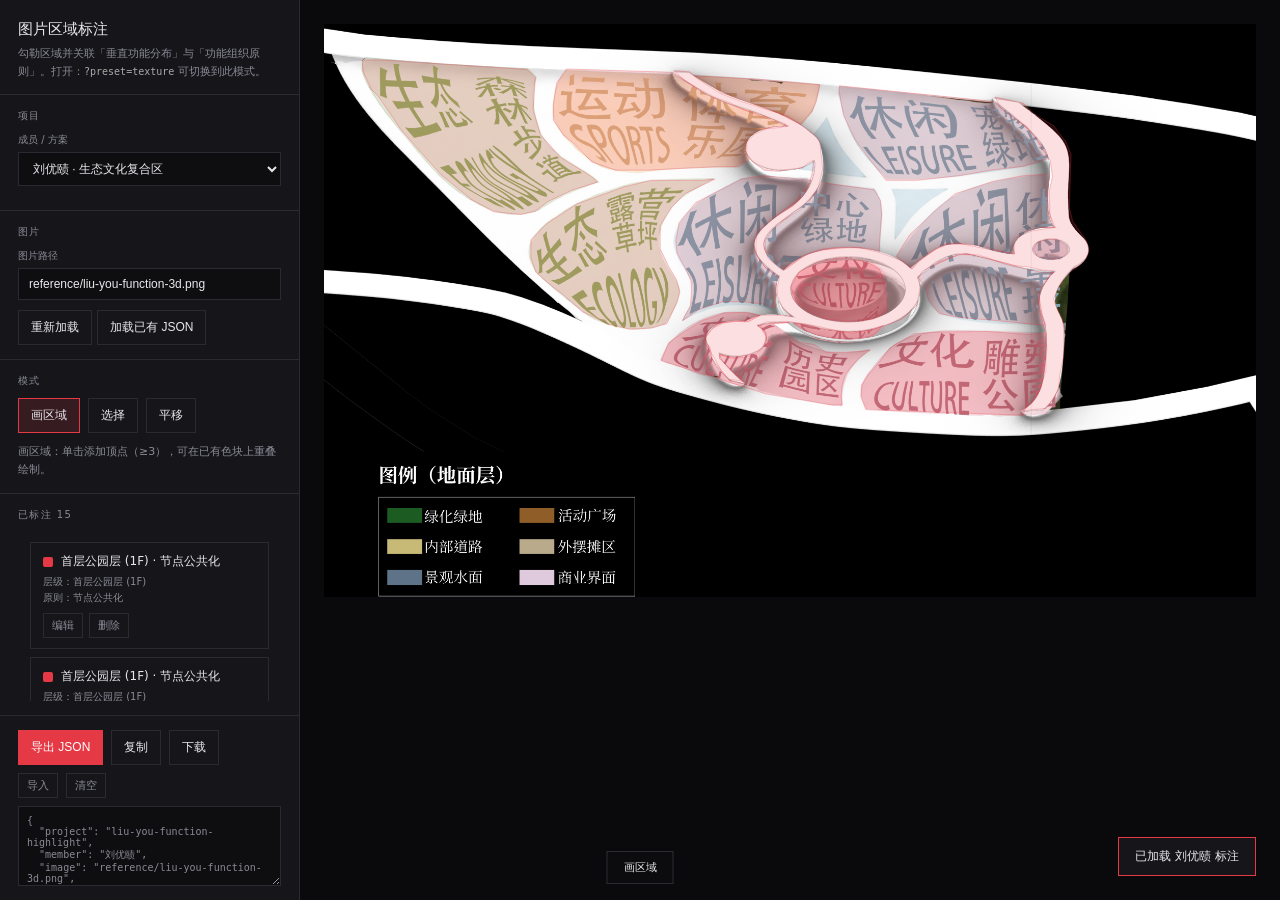
<file: image-region-annotator.html>
<!DOCTYPE html>
<html lang="zh-CN">
<head>
<meta charset="UTF-8">
<meta name="viewport" content="width=device-width, initial-scale=1.0">
<title>图片区域标注 · Image Region Annotator</title>
<style>
:root {
  --bg: #0e0e10; --panel: #16161a; --border: #2a2a32;
  --text: #e8e8ec; --muted: #8a8a96; --accent: #e63946; --accent-dim: rgba(230,57,70,.15);
}
* { box-sizing: border-box; margin: 0; padding: 0; }
html, body { height: 100%; font-family: "Segoe UI", system-ui, sans-serif; background: var(--bg); color: var(--text); }
.app { display: grid; grid-template-columns: 300px 1fr; height: 100%; }
.sidebar { border-right: 1px solid var(--border); background: var(--panel); display: flex; flex-direction: column; overflow: hidden; }
.sidebar-header { padding: 20px 18px 14px; border-bottom: 1px solid var(--border); }
.sidebar-header h1 { font-size: 15px; font-weight: 500; }
.sidebar-header p { margin-top: 6px; font-size: 11px; line-height: 1.6; color: var(--muted); }
.tool-group { padding: 14px 18px; border-bottom: 1px solid var(--border); }
.tool-group-title { font-size: 10px; letter-spacing: .14em; color: var(--muted); margin-bottom: 10px; }
.tool-row { display: flex; flex-wrap: wrap; gap: 8px; }
.btn { border: 1px solid var(--border); background: transparent; color: var(--text); font-size: 12px; padding: 8px 12px; cursor: pointer; }
.btn:hover { border-color: #444; }
.btn.is-active { background: var(--accent-dim); border-color: var(--accent); }
.btn--primary { background: var(--accent); border-color: var(--accent); color: #fff; }
.btn--ghost { color: var(--muted); font-size: 11px; padding: 4px 8px; }
.hint { margin-top: 10px; font-size: 11px; line-height: 1.65; color: var(--muted); }
.field { margin-bottom: 10px; }
.field label { display: block; font-size: 10px; color: var(--muted); margin-bottom: 5px; }
.field input, .field select { width: 100%; background: var(--bg); border: 1px solid var(--border); color: var(--text); font-size: 12px; padding: 8px 10px; }
.region-list { flex: 1; overflow-y: auto; padding: 10px 12px 16px; }
.region-empty { padding: 20px 8px; text-align: center; font-size: 11px; color: var(--muted); line-height: 1.7; }
.region-item { border: 1px solid var(--border); padding: 10px 12px; margin-bottom: 8px; cursor: pointer; }
.region-item:hover, .region-item.is-selected { border-color: var(--accent); }
.region-item-top { display: flex; align-items: center; gap: 8px; }
.region-swatch { width: 10px; height: 10px; border-radius: 2px; flex-shrink: 0; }
.region-name { font-size: 12px; flex: 1; }
.region-key { font-size: 10px; color: var(--muted); margin-top: 4px; line-height: 1.55; }
.region-actions { display: flex; gap: 6px; margin-top: 8px; }
.export-group { padding: 14px 18px; border-top: 1px solid var(--border); display: flex; flex-direction: column; gap: 8px; }
.export-group textarea { width: 100%; height: 80px; resize: vertical; background: var(--bg); border: 1px solid var(--border); color: var(--muted); font-family: ui-monospace, monospace; font-size: 10px; padding: 8px; }

.canvas-wrap { overflow: auto; background: #0a0a0c; display: flex; align-items: flex-start; justify-content: center; padding: 24px; }
.app.is-texture-point .canvas-wrap { padding: 0; overflow: hidden; align-items: stretch; justify-content: flex-start; }
.texture-workspace { display: contents; }
.app.is-texture-point .texture-workspace {
  display: flex;
  width: 100%;
  height: 100%;
  min-height: 100%;
}
.texture-canvas-area { display: contents; }
.app.is-texture-point .texture-canvas-area {
  flex: 1;
  min-width: 0;
  display: flex;
  align-items: stretch;
  justify-content: flex-start;
  overflow: auto;
  background: #0a0a0c;
}
.texture-text-panel {
  display: none;
  flex: 0 0 clamp(280px, 34vw, 400px);
  background: #fff;
  color: #111;
  overflow-y: auto;
  border-left: 1px solid rgba(0,0,0,.1);
}
.app.is-texture-point .texture-text-panel { display: flex; flex-direction: column; justify-content: center; }
.texture-text-block {
  padding: 24px 28px;
  border-bottom: 1px solid rgba(0,0,0,.1);
  font-size: 12px;
  line-height: 1.85;
  letter-spacing: .03em;
  color: #111;
  text-align: justify;
}
.texture-text-block:last-child { border-bottom: none; }
.canvas-stage { position: relative; max-width: 100%; line-height: 0; user-select: none; }
.app.is-texture-point .canvas-stage { max-width: none; height: 100%; }
.app.is-texture-point .canvas-stage img {
  height: 100vh;
  width: auto;
  max-width: none;
}
.canvas-stage.is-draw { cursor: crosshair; }
.canvas-stage.is-select { cursor: default; }
.canvas-stage.is-pan { cursor: grab; }
.canvas-stage.is-pan:active { cursor: grabbing; }
.canvas-stage img { display: block; max-width: 100%; height: auto; pointer-events: none; }
.canvas-stage svg { position: absolute; inset: 0; width: 100%; height: 100%; pointer-events: none; }
/* 绘制模式：已有区域不拦截点击，可重叠标注 */
.canvas-stage.is-draw svg .region-poly { pointer-events: none; }
.canvas-stage.is-select svg .region-poly {
  pointer-events: auto; cursor: pointer;
  stroke-width: 0.35; vector-effect: non-scaling-stroke;
}
.canvas-stage svg .region-poly {
  stroke-width: 0.35; vector-effect: non-scaling-stroke;
  transition: fill-opacity .15s;
}
.canvas-stage svg .region-poly.is-hover { fill-opacity: 0.62 !important; }
.canvas-stage svg .draft-poly {
  fill: rgba(76,201,240,.28); stroke: #4cc9f0;
  stroke-width: 0.5; stroke-dasharray: 1.2 0.8; vector-effect: non-scaling-stroke;
}
.canvas-stage.is-point svg .point-pin { pointer-events: auto; }
.canvas-stage.is-point { cursor: crosshair; }
.canvas-stage svg .point-pin-circle {
  fill: var(--accent); stroke: #fff; stroke-width: 0.22;
  vector-effect: non-scaling-stroke;
}
.canvas-stage svg .point-pin-label {
  fill: #fff; font-size: 2.8px; font-weight: 700;
  text-anchor: middle; dominant-baseline: central;
  pointer-events: none; user-select: none;
}
.canvas-stage svg .point-pin.is-selected .point-pin-circle {
  fill: #4cc9f0; stroke-width: 0.35;
}
.point-coord {
  font-family: ui-monospace, monospace;
  font-size: 10px;
  color: #4cc9f0;
  margin-top: 6px;
  line-height: 1.5;
  word-break: break-all;
}
.point-copy-block {
  width: 100%;
  min-height: 72px;
  resize: vertical;
  background: var(--bg);
  border: 1px solid var(--border);
  color: #9fdcff;
  font-family: ui-monospace, monospace;
  font-size: 10px;
  padding: 8px;
  line-height: 1.55;
}

.status-bar { position: fixed; bottom: 16px; left: 50%; transform: translateX(-50%); background: rgba(14,14,16,.92); border: 1px solid var(--border); padding: 8px 16px; font-size: 11px; z-index: 50; pointer-events: none; }
.finish-bar { position: fixed; bottom: 56px; left: 50%; transform: translateX(-50%); z-index: 50; display: none; gap: 8px; }
.finish-bar.is-visible { display: flex; }
.modal-backdrop { position: fixed; inset: 0; background: rgba(0,0,0,.65); z-index: 200; display: none; align-items: center; justify-content: center; padding: 20px; }
.modal-backdrop.is-open { display: flex; }
.modal { width: 100%; max-width: 400px; background: var(--panel); border: 1px solid var(--border); padding: 22px; }
.modal h2 { font-size: 14px; margin-bottom: 4px; }
.modal p { font-size: 11px; color: var(--muted); margin-bottom: 16px; line-height: 1.6; }
.modal-actions { display: flex; justify-content: flex-end; gap: 8px; margin-top: 16px; }
.toast { position: fixed; bottom: 24px; right: 24px; z-index: 300; background: var(--panel); border: 1px solid var(--accent); padding: 10px 16px; font-size: 12px; opacity: 0; transition: opacity .25s; }
.toast.is-visible { opacity: 1; }
@media (max-width: 768px) { .app { grid-template-columns: 1fr; grid-template-rows: auto 1fr; } .sidebar { max-height: 40vh; } }
</style>
</head>
<body>

<div class="app">
  <aside class="sidebar">
    <div class="sidebar-header">
      <h1 id="sidebar-title">图片区域标注</h1>
      <p id="sidebar-desc">勾勒区域并关联「垂直功能分布」与「功能组织原则」。支持张炜煜 / 刘幸彤 / 刘优赜三套标签。打开：<code style="font-size:10px;color:#aaa">?project=liu-you</code></p>
    </div>
    <div class="tool-group" id="project-group">
      <div class="tool-group-title">项目</div>
      <div class="field">
        <label for="project-select">成员 / 方案</label>
        <select id="project-select">
          <option value="zhang">张炜煜 · 休闲商业消费复合区</option>
          <option value="liu-xing">刘幸彤 · 住宅区节点</option>
          <option value="liu-you">刘优赜 · 生态文化复合区</option>
          <option value="texture">城市肌理 · 热点标注（图二）</option>
        </select>
      </div>
    </div>
    <div class="tool-group">
      <div class="tool-group-title">图片</div>
      <div class="field"><label for="image-path">图片路径</label><input type="text" id="image-path" value="reference/liu-you-function-3d.png"></div>
      <button type="button" class="btn" id="btn-reload-img">重新加载</button>
      <button type="button" class="btn" id="btn-load-json">加载已有 JSON</button>
    </div>
    <div class="tool-group" id="mode-group">
      <div class="tool-group-title">模式</div>
      <div class="tool-row" id="mode-buttons">
        <button type="button" class="btn is-active" id="btn-draw">画区域</button>
        <button type="button" class="btn" id="btn-select">选择</button>
        <button type="button" class="btn" id="btn-pan">平移</button>
        <button type="button" class="btn" id="btn-point" style="display:none;">标记点</button>
      </div>
      <p class="hint" id="mode-hint">画区域时可在已有色块上继续勾勒，支持重叠标注。</p>
    </div>
    <div class="tool-group" id="point-hint-group" style="display:none;">
      <div class="tool-group-title">城市肌理 · 按钮位置</div>
      <p class="hint">在图二（悬停态）上<strong style="color:#e8e8ec;">单击</strong>添加热点，最多 4 个。坐标为相对图片宽高的 0—1 比例，可直接复制发给我。</p>
      <p class="hint" style="margin-top:8px;">快捷入口：<code style="font-size:10px;color:#aaa">?preset=texture</code></p>
    </div>
    <div class="tool-group" style="flex:1;display:flex;flex-direction:column;min-height:0;border-bottom:none;">
      <div class="tool-group-title"><span id="list-title">已标注</span> <span id="region-count">0</span></div>
      <div class="region-list" id="region-list"><div class="region-empty">暂无区域</div></div>
    </div>
    <div class="export-group">
      <div class="tool-row">
        <button type="button" class="btn btn--primary" id="btn-export">导出 JSON</button>
        <button type="button" class="btn" id="btn-copy">复制</button>
        <button type="button" class="btn" id="btn-download">下载</button>
      </div>
      <div class="tool-row">
        <button type="button" class="btn btn--ghost" id="btn-import">导入</button>
        <button type="button" class="btn btn--ghost" id="btn-clear">清空</button>
      </div>
      <textarea id="json-output" readonly placeholder="导出后显示…"></textarea>
      <textarea id="point-copy-output" class="point-copy-block" readonly placeholder="点坐标摘要…" style="display:none;margin-top:8px;"></textarea>
      <input type="file" id="import-file" accept=".json" hidden>
    </div>
  </aside>
  <main class="canvas-wrap" id="canvas-wrap">
    <div class="texture-workspace">
      <div class="texture-canvas-area">
        <div class="canvas-stage is-draw" id="canvas-stage">
          <img id="target-img" src="reference/liu-you-function-3d.png" alt="标注图">
          <svg id="overlay-svg" viewBox="0 0 100 100" preserveAspectRatio="none"></svg>
        </div>
      </div>
      <aside class="texture-text-panel" id="texture-text-panel" aria-hidden="true">
        <div class="texture-text-block">场地北侧主要是成片的高层住宅区，虽然这里有绿化和开放空间，但它们是"内向型"的，被封闭式物业管理所包裹。南北高架像一道巨大的屏障，将这里与火车站隔开。它与周边城市组织的联系是断裂的，居民的流线依赖于特定的小区出入口，缺乏城市设计的"毛细血管"连通性。</div>
        <div class="texture-text-block">东南这一部分主要由火车站站房、铁轨股道和大型硬质铺装组成。它是典型的"超尺度"空间，完全服务于火车站的运作逻辑。这里的建筑体量巨大但单一，街道网络彻底消失，取而代之的是严密的物理围护。它与另外两个部分之间不存在任何微观渗透，形成了某种意义上的"功能荒漠"。</div>
        <div class="texture-text-block">西南部分既保留了老静安里弄的极小尺度残余，又被迫混杂了大量由于高架建设而产生的仓促搭建、临时停车场和交通附属设施。这种高度碎片化的空间组织，缺乏核心凝聚力，成为了城市能量流动的死角与熵增区域。</div>
      </aside>
    </div>
  </main>
</div>

<div class="status-bar" id="status-bar">画区域</div>
<div class="finish-bar" id="finish-bar">
  <button type="button" class="btn btn--primary" id="btn-finish">完成区域</button>
  <button type="button" class="btn" id="btn-cancel-draft">取消</button>
</div>

<div class="modal-backdrop" id="point-modal">
  <form class="modal" id="point-form">
    <h2>热点标签</h2>
    <p>为按钮 / 弹窗位置填写名称（可选）。</p>
    <div class="field">
      <label for="input-point-label">名称</label>
      <input type="text" id="input-point-label" placeholder="例如：核心商务区">
    </div>
    <div class="field">
      <label>坐标（只读）</label>
      <div class="point-coord" id="point-coord-preview">—</div>
    </div>
    <div class="modal-actions">
      <button type="button" class="btn" id="btn-point-modal-cancel">取消</button>
      <button type="submit" class="btn btn--primary">保存</button>
    </div>
  </form>
</div>
<div class="modal-backdrop" id="label-modal">
  <form class="modal" id="label-form">
    <h2>双重标注</h2>
    <p>每个多边形需同时关联垂直功能层级与功能组织原则。</p>
    <div class="field">
      <label for="input-level">垂直功能分布 · 空间层级 *</label>
      <select id="input-level" required>
        <option value="">— 请选择 —</option>
      </select>
    </div>
    <div class="field">
      <label for="input-principle">功能组织原则 *</label>
      <select id="input-principle" required>
        <option value="">— 请选择 —</option>
      </select>
    </div>
    <div class="field">
      <label for="input-color">填充颜色</label>
      <input type="color" id="input-color" value="#e63946">
    </div>
    <div class="modal-actions">
      <button type="button" class="btn" id="btn-modal-cancel">取消</button>
      <button type="submit" class="btn btn--primary">保存</button>
    </div>
  </form>
</div>
<div class="toast" id="toast"></div>

<script>
const $ = (id) => document.getElementById(id);

const PROJECTS = {
  zhang: {
    project: 'zhang-function-highlight',
    member: '张炜煜',
    image: 'reference/zhang-function-3d.png',
    jsonPath: 'data/json/zhang-function-regions.json',
    downloadName: 'zhang-function-regions.json',
    levels: {
      b1: '地下层 (B1)',
      '1f': '首层 (1F)',
      '2f-4f': '裙房层 (2F—4F)',
      '5f-15f': '中高区 (5F—15F)',
      r: '屋顶层 (R)'
    },
    principles: {
      'lower-vitality': '下部活力化',
      'upper-mix': '上部复合化',
      'node-public': '节点公共化',
      'traffic-link': '交通联动化'
    }
  },
  'liu-xing': {
    project: 'liu-xing-function-highlight',
    member: '刘幸彤',
    image: 'reference/liu-xing-function-3d.png',
    jsonPath: 'data/json/liu-xing-function-regions.json',
    downloadName: 'liu-xing-function-regions.json',
    levels: {
      'b1-b2': '地下层 (B1/B2)',
      '1f': '首层 / 架空层 (1F)',
      '2f-7f': '低区居住 (2F—7F)',
      '8f-16f': '中区居住 (8F—16F)',
      '17f-24f': '高区居住 (17F—24F)',
      r: '屋顶层 (R)'
    },
    principles: {
      'underground-efficient': '地下高效化',
      'ground-share': '首层共享化',
      'courtyard-active': '庭院活动化',
      'roof-eco': '屋顶生态化'
    }
  },
  'liu-you': {
    project: 'liu-you-function-highlight',
    member: '刘优赜',
    image: 'reference/liu-you-function-3d.png',
    jsonPath: 'data/json/liu-you-function-regions.json',
    downloadName: 'liu-you-function-regions.json',
    levels: {
      b1: '地下层 (B1)',
      '1f': '首层公园层 (1F)',
      '1f-2f': '艺术馆使用层 (1F—2F)',
      '2f-elevated': '高架步道层 (约 2F)',
      r: '屋顶观景层 (R)'
    },
    principles: {
      'ground-weave': '首层织补化',
      'boundary-function': '边界功能化',
      'node-public': '节点公共化'
    }
  },
  texture: {
    project: 'texture-hotspots',
    member: '城市肌理',
    image: 'reference/texture-2.png',
    jsonPath: 'data/json/texture-hotspots.json',
    downloadName: 'texture-hotspots.json',
    tool: 'point',
    maxPoints: 4,
    levels: {},
    principles: {}
  }
};

let projectKey = 'liu-you';
let LEVEL_LABELS = {};
let PRINCIPLE_LABELS = {};
let PRESET = {};
let points = [];
let pointDraft = null;
let editPointId = null;
let toolKind = 'region'; /* region | point */

function currentProject() {
  return PROJECTS[projectKey] || PROJECTS.zhang;
}

function applyTextureUi(cfg) {
  const isPoint = cfg.tool === 'point';
  toolKind = isPoint ? 'point' : 'region';
  document.querySelector('.app').classList.toggle('is-texture-point', isPoint);
  const textPanel = $('texture-text-panel');
  if (textPanel) textPanel.setAttribute('aria-hidden', isPoint ? 'false' : 'true');
  $('sidebar-title').textContent = isPoint ? '城市肌理 · 热点标注' : '图片区域标注';
  $('sidebar-desc').innerHTML = isPoint
    ? '在城市肌理图二（<code style="font-size:10px;color:#aaa">texture-2.png</code>）上点击标记 4 个按钮位置，导出坐标后发给我即可接入弹窗。'
    : '勾勒区域并关联「垂直功能分布」与「功能组织原则」。打开：<code style="font-size:10px;color:#aaa">?preset=texture</code> 可切换到此模式。';
  $('project-group').style.display = isPoint ? 'none' : '';
  $('point-hint-group').style.display = isPoint ? '' : 'none';
  $('btn-point').style.display = isPoint ? '' : 'none';
  $('btn-draw').style.display = isPoint ? 'none' : '';
  $('btn-select').style.display = isPoint ? 'none' : '';
  $('label-modal').style.display = isPoint ? 'none' : '';
  $('finish-bar').style.display = isPoint ? 'none' : '';
  $('list-title').textContent = isPoint ? '已标记点' : '已标注';
  $('point-copy-output').style.display = isPoint ? '' : 'none';
  $('btn-export').textContent = isPoint ? '导出坐标 JSON' : '导出 JSON';
  if (isPoint) {
    setMode('point');
  } else if (mode === 'point') {
    setMode('draw');
  }
}

function applyProject(key, opts) {
  opts = opts || {};
  const cfg = PROJECTS[key];
  if (!cfg) return;
  projectKey = key;
  LEVEL_LABELS = cfg.levels || {};
  PRINCIPLE_LABELS = cfg.principles || {};
  PRESET = {
    project: cfg.project,
    member: cfg.member,
    image: cfg.image,
    coordSystem: 'normalized',
    version: cfg.tool === 'point' ? '1.0' : '2.0'
  };
  if (cfg.tool === 'point') PRESET.type = 'points';
  $('project-select').value = key;
  $('image-path').value = cfg.image;
  img.src = cfg.image;
  fillLabelSelects();
  applyTextureUi(cfg);
  if (!opts.keepRegions) {
    regions = [];
    points = [];
    cancelDraft();
    cancelPointDraft();
    renderList();
    renderSvg();
    updateJson();
  }
  if (!opts.skipFetch) loadProjectJson();
}

function fillLabelSelects() {
  const levelSel = $('input-level');
  const principleSel = $('input-principle');
  levelSel.innerHTML = '<option value="">— 请选择 —</option>' +
    Object.entries(LEVEL_LABELS).map(([k, v]) => `<option value="${k}">${esc(v)}</option>`).join('');
  principleSel.innerHTML = '<option value="">— 请选择 —</option>' +
    Object.entries(PRINCIPLE_LABELS).map(([k, v]) => `<option value="${k}">${esc(v)}</option>`).join('');
}

function loadProjectJson() {
  const cfg = currentProject();
  fetch(cfg.jsonPath)
    .then((r) => (r.ok ? r.json() : null))
    .then((data) => {
      if (!data) return;
      if (cfg.tool === 'point' && Array.isArray(data.points)) {
        points = data.points.map((p, i) => ({
          id: p.id || ('point-' + (i + 1)),
          label: p.label || ('点 ' + (i + 1)),
          x: +p.x,
          y: +p.y
        }));
        idCounter = points.reduce((max, p) => {
          const m = String(p.id || '').match(/(\d+)$/);
          return m ? Math.max(max, parseInt(m[1], 10) + 1) : max;
        }, 1);
        renderList();
        renderSvg();
        updateJson();
        toast('已加载 ' + points.length + ' 个热点');
        return;
      }
      if (!Array.isArray(data.regions)) return;
      regions = data.regions.map((r) => ({
        ...r,
        principleKey: r.principleKey || '',
        label: r.label || ((LEVEL_LABELS[r.levelKey] || r.levelKey) + ' · ' + (PRINCIPLE_LABELS[r.principleKey] || r.principleKey || ''))
      }));
      idCounter = regions.reduce((max, r) => {
        const m = String(r.id || '').match(/(\d+)$/);
        return m ? Math.max(max, parseInt(m[1], 10) + 1) : max;
      }, 1);
      renderList();
      renderSvg();
      updateJson();
      toast('已加载 ' + cfg.member + ' 标注');
    })
    .catch(() => {});
}

let mode = 'draw';
let regions = [], draft = null, editId = null, idCounter = 1, selectedId = null;
const img = $('target-img'), svg = $('overlay-svg'), stage = $('canvas-stage');

const hints = {
  draw: '画区域：单击添加顶点（≥3），可在已有色块上重叠绘制。',
  select: '选择：点击色块选中，左侧可编辑或删除。',
  pan: '平移：拖动画布查看。',
  point: '标记点：在图片上单击添加热点（最多 ' + (currentProject().maxPoints || 4) + ' 个）。'
};

function setMode(m) {
  if (m !== 'draw') cancelDraft();
  if (m !== 'point') cancelPointDraft();
  mode = m;
  stage.className = 'canvas-stage is-' + m;
  $('btn-draw').classList.toggle('is-active', m === 'draw');
  $('btn-select').classList.toggle('is-active', m === 'select');
  $('btn-pan').classList.toggle('is-active', m === 'pan');
  $('btn-point').classList.toggle('is-active', m === 'point');
  $('status-bar').textContent = { draw: '画区域', select: '选择', pan: '平移', point: '标记点' }[m] || m;
  $('mode-hint').textContent = toolKind === 'point'
    ? '单击图片添加热点；选中后可编辑名称或删除。坐标为 left/top 百分比（0—1）。'
    : hints[m];
  renderSvg();
}

$('btn-draw').onclick = () => setMode('draw');
$('btn-select').onclick = () => setMode('select');
$('btn-pan').onclick = () => setMode('pan');
$('btn-point').onclick = () => setMode('point');

function clientToNorm(e) {
  const r = img.getBoundingClientRect();
  return [
    Math.max(0, Math.min(1, (e.clientX - r.left) / r.width)),
    Math.max(0, Math.min(1, (e.clientY - r.top) / r.height))
  ];
}
function normToPct(n) { return (n * 100).toFixed(4); }
function pointsAttr(pts) { return pts.map(([x,y]) => normToPct(x)+','+normToPct(y)).join(' '); }
function hexToRgba(hex, a) {
  const h = hex.replace('#','');
  return `rgba(${parseInt(h.slice(0,2),16)},${parseInt(h.slice(2,4),16)},${parseInt(h.slice(4,6),16)},${a})`;
}

function cancelDraft() {
  draft = null;
  $('finish-bar').classList.remove('is-visible');
  renderSvg();
}

function cancelPointDraft() {
  pointDraft = null;
  editPointId = null;
}

stage.addEventListener('click', (e) => {
  if (mode === 'point') {
    if (e.target.closest('.point-pin')) return;
    const cfg = currentProject();
    const maxPts = cfg.maxPoints || 4;
    if (points.length >= maxPts) {
      toast('最多 ' + maxPts + ' 个点，请先删除再添加');
      return;
    }
    const [x, y] = clientToNorm(e);
    pointDraft = { x, y };
    editPointId = null;
    $('input-point-label').value = '点 ' + (points.length + 1);
    $('point-coord-preview').textContent =
      'x: ' + x.toFixed(4) + '  ·  y: ' + y.toFixed(4) +
      '\nleft: ' + (x * 100).toFixed(2) + '%  ·  top: ' + (y * 100).toFixed(2) + '%';
    $('point-modal').classList.add('is-open');
    renderSvg();
    return;
  }
  if (mode !== 'draw') return;
  const pt = clientToNorm(e);
  if (!draft) draft = { points: [pt] };
  else draft.points.push(pt);
  $('finish-bar').classList.toggle('is-visible', draft.points.length >= 3);
  renderSvg();
});

stage.addEventListener('dblclick', (e) => {
  if (mode === 'draw' && draft && draft.points.length >= 3) {
    e.preventDefault();
    openModal();
  }
});

$('btn-finish').onclick = () => {
  if (draft && draft.points.length >= 3) openModal();
  else toast('至少 3 个顶点');
};
$('btn-cancel-draft').onclick = cancelDraft;

function renderSvg() {
  let html = '';
  if (toolKind === 'point') {
    points.forEach((pt) => {
      const cx = normToPct(pt.x);
      const cy = normToPct(pt.y);
      const sel = pt.id === selectedId ? ' is-selected' : '';
      html += `<g class="point-pin${sel}" data-id="${pt.id}">
        <circle class="point-pin-circle" cx="${cx}" cy="${cy}" r="1.8"></circle>
        <text class="point-pin-label" x="${cx}" y="${cy}">${points.indexOf(pt) + 1}</text>
      </g>`;
    });
    if (pointDraft) {
      const cx = normToPct(pointDraft.x);
      const cy = normToPct(pointDraft.y);
      html += `<g class="point-pin is-selected">
        <circle class="point-pin-circle" cx="${cx}" cy="${cy}" r="1.8" fill="#4cc9f0"></circle>
      </g>`;
    }
    svg.innerHTML = html;
    svg.querySelectorAll('.point-pin[data-id]').forEach((el) => {
      el.onclick = (ev) => {
        ev.stopPropagation();
        selectPoint(el.dataset.id);
      };
    });
    return;
  }
  regions.forEach((reg) => {
    const fill = hexToRgba(reg.color, 0.4);
    html += `<polygon class="region-poly" data-id="${reg.id}" points="${pointsAttr(reg.points)}"
      fill="${fill}" fill-opacity="0.4" stroke="${reg.color}" stroke-opacity="0.85"></polygon>`;
  });
  if (draft) {
    if (draft.points.length >= 2)
      html += `<polyline class="draft-poly" points="${pointsAttr(draft.points)}"></polyline>`;
    if (draft.points.length >= 3)
      html += `<polygon class="draft-poly" points="${pointsAttr(draft.points)}"></polygon>`;
    draft.points.forEach(([x,y]) => {
      html += `<circle class="draft-vertex" cx="${normToPct(x)}" cy="${normToPct(y)}" r="0.45"></circle>`;
    });
  }
  svg.innerHTML = html;
  if (mode === 'select') {
    svg.querySelectorAll('.region-poly').forEach((el) => {
      el.onclick = (ev) => { ev.stopPropagation(); selectRegion(el.dataset.id); };
    });
  }
}

window.addEventListener('resize', renderSvg);
img.addEventListener('load', renderSvg);

function openModal(region) {
  editId = region ? region.id : null;
  $('input-level').value = region ? region.levelKey : '';
  $('input-principle').value = region ? region.principleKey : '';
  $('input-color').value = region ? region.color : '#e63946';
  $('label-modal').classList.add('is-open');
}
function closeModal() { $('label-modal').classList.remove('is-open'); editId = null; }

$('btn-modal-cancel').onclick = () => { if (!editId) cancelDraft(); closeModal(); };

$('label-form').onsubmit = (e) => {
  e.preventDefault();
  const levelKey = $('input-level').value;
  const principleKey = $('input-principle').value;
  const color = $('input-color').value;
  if (!levelKey || !principleKey) return;

  const data = { levelKey, principleKey, color,
    label: LEVEL_LABELS[levelKey] + ' · ' + PRINCIPLE_LABELS[principleKey] };

  if (editId) {
    Object.assign(regions.find(r => r.id === editId), data);
  } else if (draft) {
    regions.push({ id: 'region-' + (idCounter++), points: draft.points.slice(), ...data });
    draft = null;
    $('finish-bar').classList.remove('is-visible');
  }
  closeModal();
  renderList(); renderSvg(); updateJson();
  toast('已保存');
};

function openPointModal(point) {
  editPointId = point ? point.id : null;
  pointDraft = point ? { x: point.x, y: point.y } : pointDraft;
  $('input-point-label').value = point ? point.label : ($('input-point-label').value || '');
  if (pointDraft) {
    $('point-coord-preview').textContent =
      'x: ' + pointDraft.x.toFixed(4) + '  ·  y: ' + pointDraft.y.toFixed(4) +
      '\nleft: ' + (pointDraft.x * 100).toFixed(2) + '%  ·  top: ' + (pointDraft.y * 100).toFixed(2) + '%';
  }
  $('point-modal').classList.add('is-open');
}

$('btn-point-modal-cancel').onclick = () => {
  $('point-modal').classList.remove('is-open');
  cancelPointDraft();
  renderSvg();
};

$('point-form').onsubmit = (e) => {
  e.preventDefault();
  const label = $('input-point-label').value.trim() || ('点 ' + (points.length + 1));
  if (editPointId) {
    const pt = points.find((p) => p.id === editPointId);
    if (pt) pt.label = label;
  } else if (pointDraft) {
    points.push({
      id: 'point-' + (idCounter++),
      label,
      x: +pointDraft.x.toFixed(5),
      y: +pointDraft.y.toFixed(5)
    });
  }
  $('point-modal').classList.remove('is-open');
  cancelPointDraft();
  renderList();
  renderSvg();
  updateJson();
  toast('已保存热点');
};

function selectPoint(id) {
  selectedId = id;
  renderList();
  renderSvg();
}

function renderList() {
  const list = $('region-list');
  if (toolKind === 'point') {
    $('region-count').textContent = points.length + ' / ' + (currentProject().maxPoints || 4);
    if (!points.length) {
      list.innerHTML = '<div class="region-empty">在图上单击添加第 1 个热点。</div>';
      return;
    }
    list.innerHTML = points.map((pt, i) => `
      <div class="region-item${pt.id===selectedId?' is-selected':''}" data-id="${pt.id}">
        <div class="region-item-top">
          <span class="region-swatch" style="background:var(--accent)"></span>
          <span class="region-name">${i + 1}. ${esc(pt.label)}</span>
        </div>
        <div class="point-coord">x: ${pt.x.toFixed(4)} · y: ${pt.y.toFixed(4)}<br>
          left: ${(pt.x * 100).toFixed(2)}% · top: ${(pt.y * 100).toFixed(2)}%</div>
        <div class="region-actions">
          <button type="button" class="btn btn--ghost" data-a="edit">编辑</button>
          <button type="button" class="btn btn--ghost" data-a="del">删除</button>
        </div>
      </div>`).join('');
    list.querySelectorAll('.region-item').forEach((el) => {
      const id = el.dataset.id;
      el.onclick = (e) => { if (!e.target.closest('[data-a]')) selectPoint(id); };
      el.querySelector('[data-a="edit"]').onclick = () => openPointModal(points.find((x) => x.id === id));
      el.querySelector('[data-a="del"]').onclick = () => {
        points = points.filter((x) => x.id !== id);
        renderList(); renderSvg(); updateJson();
      };
    });
    return;
  }
  $('region-count').textContent = regions.length;
  if (!regions.length) {
    list.innerHTML = '<div class="region-empty">在图上勾勒区域，并关联两类标签。</div>';
    return;
  }
  list.innerHTML = regions.map(r => `
    <div class="region-item${r.id===selectedId?' is-selected':''}" data-id="${r.id}">
      <div class="region-item-top">
        <span class="region-swatch" style="background:${r.color}"></span>
        <span class="region-name">${esc(r.label)}</span>
      </div>
      <div class="region-key">层级：${esc(LEVEL_LABELS[r.levelKey]||r.levelKey)}<br>原则：${esc(PRINCIPLE_LABELS[r.principleKey]||r.principleKey)}</div>
      <div class="region-actions">
        <button type="button" class="btn btn--ghost" data-a="edit">编辑</button>
        <button type="button" class="btn btn--ghost" data-a="del">删除</button>
      </div>
    </div>`).join('');

  list.querySelectorAll('.region-item').forEach(el => {
    const id = el.dataset.id;
    el.onclick = (e) => { if (!e.target.closest('[data-a]')) selectRegion(id); };
    el.querySelector('[data-a="edit"]').onclick = () => openModal(regions.find(x=>x.id===id));
    el.querySelector('[data-a="del"]').onclick = () => {
      regions = regions.filter(x => x.id !== id);
      renderList(); renderSvg(); updateJson();
    };
  });
}

function selectRegion(id) {
  selectedId = id;
  renderList();
  svg.querySelectorAll('.region-poly').forEach(el => {
    el.classList.toggle('is-hover', el.dataset.id === id);
  });
}

function esc(s) { return String(s).replace(/&/g,'&amp;').replace(/</g,'&lt;'); }

function toJSON() {
  if (toolKind === 'point') {
    return {
      ...PRESET,
      exportedAt: new Date().toISOString(),
      points: points.map((p) => ({
        id: p.id,
        label: p.label,
        x: +p.x.toFixed(5),
        y: +p.y.toFixed(5),
        leftPct: +(p.x * 100).toFixed(2),
        topPct: +(p.y * 100).toFixed(2)
      }))
    };
  }
  return {
    ...PRESET,
    exportedAt: new Date().toISOString(),
    regions: regions.map(r => ({
      id: r.id,
      levelKey: r.levelKey,
      principleKey: r.principleKey,
      label: r.label,
      color: r.color,
      points: r.points.map(([x,y]) => [+x.toFixed(5), +y.toFixed(5)])
    }))
  };
}
function updateJson() {
  if (toolKind === 'point') {
    const payload = points.length ? JSON.stringify(toJSON(), null, 2) : '';
    $('json-output').value = payload;
    $('point-copy-output').value = points.length
      ? points.map((p, i) =>
          (i + 1) + '. ' + p.label + ' → left:' + (p.x * 100).toFixed(2) + '%, top:' + (p.y * 100).toFixed(2) + '% (x:' + p.x.toFixed(4) + ', y:' + p.y.toFixed(4) + ')'
        ).join('\n')
      : '';
    return;
  }
  $('json-output').value = regions.length ? JSON.stringify(toJSON(), null, 2) : '';
  $('point-copy-output').value = '';
}

$('btn-export').onclick = () => {
  const empty = toolKind === 'point' ? !points.length : !regions.length;
  if (empty) return toast('暂无数据');
  updateJson();
  toast('已导出');
};
$('btn-copy').onclick = async () => {
  const empty = toolKind === 'point' ? !points.length : !regions.length;
  if (empty) return;
  const t = toolKind === 'point' ? $('point-copy-output').value : JSON.stringify(toJSON(), null, 2);
  $('json-output').value = toolKind === 'point' ? JSON.stringify(toJSON(), null, 2) : t;
  try { await navigator.clipboard.writeText(t); toast('已复制'); }
  catch { $('json-output').select(); toast('请手动复制'); }
};
$('btn-download').onclick = () => {
  const empty = toolKind === 'point' ? !points.length : !regions.length;
  if (empty) return;
  const a = document.createElement('a');
  a.href = URL.createObjectURL(new Blob([JSON.stringify(toJSON(), null, 2)], {type:'application/json'}));
  a.download = currentProject().downloadName;
  a.click();
};
$('btn-import').onclick = () => $('import-file').click();
$('import-file').onchange = (e) => {
  const f = e.target.files[0]; if (!f) return;
  const reader = new FileReader();
  reader.onload = () => {
    try {
      const data = JSON.parse(reader.result);
      if (data.type === 'points' || Array.isArray(data.points)) {
        applyProject('texture', { keepRegions: true, skipFetch: true });
        if (data.image) { $('image-path').value = data.image; img.src = data.image; }
        points = (data.points || []).map((p, i) => ({
          id: p.id || ('point-' + (i + 1)),
          label: p.label || ('点 ' + (i + 1)),
          x: +p.x,
          y: +p.y
        }));
        renderList(); renderSvg(); updateJson();
        toast('导入成功');
        return;
      }
      const key = Object.keys(PROJECTS).find((k) => PROJECTS[k].project === data.project);
      if (key) applyProject(key, { keepRegions: true, skipFetch: true });
      if (data.image) { $('image-path').value = data.image; img.src = data.image; }
      regions = (data.regions || []).map(r => ({
        ...r,
        principleKey: r.principleKey || '',
        label: r.label || (LEVEL_LABELS[r.levelKey] + ' · ' + (PRINCIPLE_LABELS[r.principleKey]||''))
      }));
      renderList(); renderSvg(); updateJson();
      toast('导入成功');
    } catch { toast('解析失败'); }
  };
  reader.readAsText(f);
  e.target.value = '';
};
$('btn-clear').onclick = () => {
  const empty = toolKind === 'point' ? !points.length : !regions.length;
  if (!empty && !confirm('清空？')) return;
  if (toolKind === 'point') {
    points = [];
  } else {
    regions = [];
    cancelDraft();
  }
  cancelPointDraft();
  renderList(); renderSvg(); updateJson();
};
$('btn-reload-img').onclick = () => { img.src = $('image-path').value; };
$('btn-load-json').onclick = () => loadProjectJson();
$('project-select').onchange = () => {
  if (regions.length && !confirm('切换项目将清空当前未导出的标注，继续？')) {
    $('project-select').value = projectKey;
    return;
  }
  applyProject($('project-select').value);
};

(function initProjectFromUrl() {
  const params = new URLSearchParams(location.search);
  const q = params.get('project') || params.get('preset');
  const hash = (location.hash || '').replace(/^#/, '');
  const key = q || (hash === 'texture' ? 'texture'
    : hash === 'zhang' ? 'zhang'
    : hash === 'liu-xing' ? 'liu-xing'
    : hash === 'liu-you' ? 'liu-you'
    : params.get('mode') === 'point' ? 'texture'
    : 'liu-you');
  applyProject(PROJECTS[key] ? key : 'liu-you', { keepRegions: true, skipFetch: true });
  loadProjectJson();
})();

function toast(msg) {
  const el = $('toast');
  el.textContent = msg;
  el.classList.add('is-visible');
  clearTimeout(toast._t);
  toast._t = setTimeout(() => el.classList.remove('is-visible'), 2000);
}

renderList();
if (toolKind !== 'point') setMode('draw');
</script>
</body>
</html>
</file>
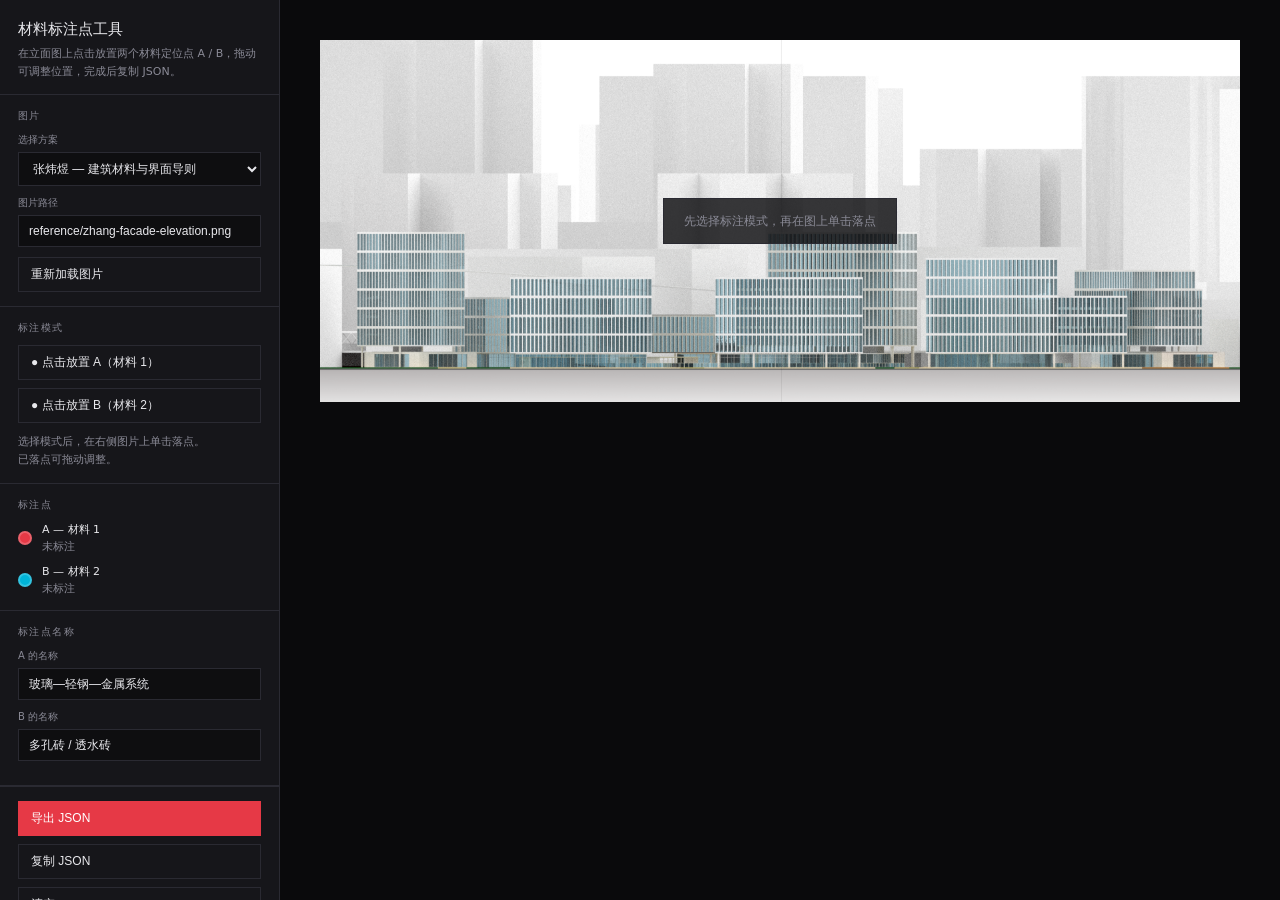
<file: material-pin-annotator.html>
<!DOCTYPE html>
<html lang="zh-CN">
<head>
<meta charset="UTF-8">
<meta name="viewport" content="width=device-width, initial-scale=1.0">
<title>材料标注点 · Material Pin Annotator</title>
<style>
:root {
  --bg: #0e0e10; --panel: #16161a; --border: #2a2a32;
  --text: #e8e8ec; --muted: #8a8a96; --accent: #e63946;
  --pin-a: #e63946; --pin-b: #00b4d8;
}
* { box-sizing: border-box; margin: 0; padding: 0; }
html, body { height: 100%; font-family: "Segoe UI", system-ui, sans-serif; background: var(--bg); color: var(--text); }

.app { display: grid; grid-template-columns: 280px 1fr; height: 100%; }

.sidebar {
  border-right: 1px solid var(--border);
  background: var(--panel);
  display: flex; flex-direction: column; overflow: hidden;
}
.sidebar-header { padding: 20px 18px 14px; border-bottom: 1px solid var(--border); }
.sidebar-header h1 { font-size: 15px; font-weight: 500; }
.sidebar-header p { margin-top: 6px; font-size: 11px; line-height: 1.6; color: var(--muted); }

.tool-group { padding: 14px 18px; border-bottom: 1px solid var(--border); }
.tool-group-title { font-size: 10px; letter-spacing: .14em; color: var(--muted); margin-bottom: 10px; text-transform: uppercase; }

.field { margin-bottom: 10px; }
.field label { display: block; font-size: 10px; color: var(--muted); margin-bottom: 5px; }
.field input, .field select {
  width: 100%; background: var(--bg); border: 1px solid var(--border);
  color: var(--text); font-size: 12px; padding: 8px 10px;
}
.btn {
  border: 1px solid var(--border); background: transparent; color: var(--text);
  font-size: 12px; padding: 8px 12px; cursor: pointer; width: 100%; text-align: left;
  transition: border-color .2s, background .2s;
}
.btn:hover { border-color: #555; background: rgba(255,255,255,.04); }
.btn--primary { background: var(--accent); border-color: var(--accent); color: #fff; }
.btn--active-a { background: rgba(230,57,70,.15); border-color: var(--pin-a); color: var(--pin-a); }
.btn--active-b { background: rgba(0,180,216,.15); border-color: var(--pin-b); color: var(--pin-b); }

.pin-status { display: flex; flex-direction: column; gap: 10px; }
.pin-row { display: flex; align-items: center; gap: 10px; }
.pin-dot {
  width: 14px; height: 14px; border-radius: 50%; flex-shrink: 0;
  border: 2px solid rgba(255,255,255,.2);
}
.pin-dot--a { background: var(--pin-a); }
.pin-dot--b { background: var(--pin-b); }
.pin-info { flex: 1; font-size: 11px; }
.pin-label { color: var(--text); font-weight: 500; }
.pin-coords { color: var(--muted); margin-top: 2px; font-variant-numeric: tabular-nums; }

.export-group { padding: 14px 18px; border-top: 1px solid var(--border); margin-top: auto; display: flex; flex-direction: column; gap: 8px; }
.export-group textarea {
  width: 100%; height: 100px; resize: vertical;
  background: var(--bg); border: 1px solid var(--border);
  color: var(--muted); font-family: ui-monospace, monospace;
  font-size: 10px; padding: 8px;
}

.canvas-wrap {
  overflow: auto; background: #0a0a0c;
  display: flex; align-items: flex-start; justify-content: center;
  padding: 40px;
}
.canvas-stage {
  position: relative; line-height: 0;
  user-select: none;
}
.canvas-stage img { display: block; max-width: 100%; height: auto; pointer-events: none; }
.canvas-stage.mode-a { cursor: crosshair; }
.canvas-stage.mode-b { cursor: crosshair; }
.canvas-stage.mode-none { cursor: default; }

.pin-marker {
  position: absolute;
  width: 22px; height: 22px;
  transform: translate(-50%, -50%);
  border-radius: 50%;
  border: 3px solid #fff;
  box-shadow: 0 0 0 2px rgba(0,0,0,.5), 0 2px 8px rgba(0,0,0,.5);
  cursor: move;
  transition: transform .12s;
  z-index: 10;
}
.pin-marker:hover { transform: translate(-50%, -50%) scale(1.2); }
.pin-marker--a { background: var(--pin-a); }
.pin-marker--b { background: var(--pin-b); }

.pin-marker-label {
  position: absolute;
  left: 50%; bottom: 100%;
  transform: translateX(-50%) translateY(-4px);
  background: rgba(14,14,16,.9);
  color: #fff; font-size: 10px; font-family: "Segoe UI", system-ui, sans-serif;
  padding: 3px 8px; white-space: nowrap; pointer-events: none;
  border: 1px solid var(--border);
}

.hint-overlay {
  position: absolute; inset: 0;
  display: flex; align-items: center; justify-content: center;
  pointer-events: none; z-index: 5;
}
.hint-overlay span {
  background: rgba(14,14,16,.82); border: 1px solid var(--border);
  color: var(--muted); font-size: 12px; padding: 12px 20px;
  max-width: 260px; text-align: center; line-height: 1.7;
}

.toast {
  position: fixed; bottom: 24px; right: 24px; z-index: 300;
  background: var(--panel); border: 1px solid var(--accent);
  padding: 10px 16px; font-size: 12px; opacity: 0; transition: opacity .25s;
}
.toast.is-visible { opacity: 1; }
</style>
</head>
<body>

<div class="app">
  <aside class="sidebar">
    <div class="sidebar-header">
      <h1>材料标注点工具</h1>
      <p>在立面图上点击放置两个材料定位点 A / B，拖动可调整位置，完成后复制 JSON。</p>
    </div>

    <div class="tool-group">
      <div class="tool-group-title">图片</div>
      <div class="field">
        <label for="project-select">选择方案</label>
        <select id="project-select">
          <option value="zhang">张炜煜 — 建筑材料与界面导则</option>
          <option value="liu-xing">刘幸彤 — 住宅立面系统导则</option>
        </select>
      </div>
      <div class="field">
        <label for="image-path">图片路径</label>
        <input type="text" id="image-path" value="reference/zhang-facade-elevation.png">
      </div>
      <button class="btn" id="btn-reload">重新加载图片</button>
    </div>

    <div class="tool-group">
      <div class="tool-group-title">标注模式</div>
      <div style="display:flex;flex-direction:column;gap:8px;">
        <button class="btn" id="btn-place-a">● 点击放置 A（材料 1）</button>
        <button class="btn" id="btn-place-b">● 点击放置 B（材料 2）</button>
      </div>
      <p style="margin-top:10px;font-size:11px;color:var(--muted);line-height:1.65;">
        选择模式后，在右侧图片上单击落点。<br>已落点可拖动调整。
      </p>
    </div>

    <div class="tool-group">
      <div class="tool-group-title">标注点</div>
      <div class="pin-status">
        <div class="pin-row">
          <div class="pin-dot pin-dot--a"></div>
          <div class="pin-info">
            <div class="pin-label" id="pin-a-name">A — 材料 1</div>
            <div class="pin-coords" id="pin-a-coords">未标注</div>
          </div>
        </div>
        <div class="pin-row">
          <div class="pin-dot pin-dot--b"></div>
          <div class="pin-info">
            <div class="pin-label" id="pin-b-name">B — 材料 2</div>
            <div class="pin-coords" id="pin-b-coords">未标注</div>
          </div>
        </div>
      </div>
    </div>

    <div class="tool-group">
      <div class="tool-group-title">标注点名称</div>
      <div class="field">
        <label for="label-a">A 的名称</label>
        <input type="text" id="label-a" placeholder="例：玻璃—轻钢—金属系统">
      </div>
      <div class="field">
        <label for="label-b">B 的名称</label>
        <input type="text" id="label-b" placeholder="例：多孔砖 / 透水砖">
      </div>
    </div>

    <div class="export-group">
      <button class="btn btn--primary" id="btn-export">导出 JSON</button>
      <button class="btn" id="btn-copy">复制 JSON</button>
      <button class="btn" id="btn-clear">清空</button>
      <textarea id="json-output" readonly placeholder="导出后显示…"></textarea>
    </div>
  </aside>

  <main class="canvas-wrap" id="canvas-wrap">
    <div class="canvas-stage mode-none" id="canvas-stage">
      <img id="target-img" src="reference/zhang-facade-elevation.png" alt="立面图">
      <div class="hint-overlay" id="hint-overlay">
        <span>先选择标注模式，再在图上单击落点</span>
      </div>
    </div>
  </main>
</div>

<div class="toast" id="toast"></div>

<script>
const $ = (id) => document.getElementById(id);
const img = $('target-img');
const stage = $('canvas-stage');
const hintOverlay = $('hint-overlay');

const PROJECTS = {
  zhang: {
    image: 'reference/zhang-facade-elevation.png',
    defaultA: '玻璃—轻钢—金属系统',
    defaultB: '多孔砖 / 透水砖',
    materialKeyA: 'glass',
    materialKeyB: 'brick'
  },
  'liu-xing': {
    image: 'reference/liu-xing-facade-elevation.png',
    defaultA: '立面系统 · 浅色涂层 + 铝型材 + 玻璃栏板',
    defaultB: '首层界面 · 首层架空 / 社区客厅 / 开放底商',
    materialKeyA: 'facade-system',
    materialKeyB: 'facade-ground'
  }
};

let mode = 'none'; // 'a' | 'b' | 'none'
let pins = { a: null, b: null }; // { x, y } normalized 0–1
let dragState = null;

// ── project switch ──
function applyProject(key) {
  const cfg = PROJECTS[key];
  if (!cfg) return;
  $('image-path').value = cfg.image;
  img.src = cfg.image;
  if (!$('label-a').value) $('label-a').value = cfg.defaultA;
  if (!$('label-b').value) $('label-b').value = cfg.defaultB;
  $('label-a').placeholder = cfg.defaultA;
  $('label-b').placeholder = cfg.defaultB;
}
$('project-select').onchange = () => {
  applyProject($('project-select').value);
  pins = { a: null, b: null };
  removeMarker('a'); removeMarker('b');
  updateStatus(); updateJson();
};
$('btn-reload').onclick = () => { img.src = $('image-path').value; };
applyProject('zhang');
$('label-a').value = PROJECTS.zhang.defaultA;
$('label-b').value = PROJECTS.zhang.defaultB;

// ── mode buttons ──
function setMode(m) {
  mode = m;
  stage.className = 'canvas-stage mode-' + m;
  $('btn-place-a').className = 'btn' + (m === 'a' ? ' btn--active-a' : '');
  $('btn-place-b').className = 'btn' + (m === 'b' ? ' btn--active-b' : '');
  hintOverlay.style.display = 'none';
}
$('btn-place-a').onclick = () => setMode(mode === 'a' ? 'none' : 'a');
$('btn-place-b').onclick = () => setMode(mode === 'b' ? 'none' : 'b');

// ── canvas click ──
stage.addEventListener('click', (e) => {
  if (mode === 'none') return;
  if (dragState) return; // was a drag, not a click
  const norm = clientToNorm(e);
  pins[mode] = norm;
  placeMarker(mode, norm);
  updateStatus();
  updateJson();
  if (mode === 'a') setMode('b');
  else setMode('none');
});

// ── coordinate helpers ──
function clientToNorm(e) {
  const r = img.getBoundingClientRect();
  return {
    x: Math.max(0, Math.min(1, (e.clientX - r.left) / r.width)),
    y: Math.max(0, Math.min(1, (e.clientY - r.top) / r.height))
  };
}

// ── marker DOM ──
function removeMarker(id) {
  const el = document.getElementById('pin-marker-' + id);
  if (el) el.remove();
}

function placeMarker(id, norm) {
  removeMarker(id);
  const el = document.createElement('div');
  el.id = 'pin-marker-' + id;
  el.className = 'pin-marker pin-marker--' + id;
  el.style.left = (norm.x * 100) + '%';
  el.style.top  = (norm.y * 100) + '%';

  const lbl = document.createElement('div');
  lbl.className = 'pin-marker-label';
  lbl.textContent = id.toUpperCase() + ' — ' + ($(id === 'a' ? 'label-a' : 'label-b').value || (id === 'a' ? '材料 1' : '材料 2'));
  el.appendChild(lbl);

  // drag
  el.addEventListener('mousedown', (e) => {
    e.stopPropagation();
    dragState = { id, startX: e.clientX, startY: e.clientY };
    document.addEventListener('mousemove', onDragMove);
    document.addEventListener('mouseup', onDragUp);
  });

  stage.appendChild(el);
}

function onDragMove(e) {
  if (!dragState) return;
  const norm = clientToNorm(e);
  const el = document.getElementById('pin-marker-' + dragState.id);
  if (el) {
    el.style.left = (norm.x * 100) + '%';
    el.style.top  = (norm.y * 100) + '%';
  }
  pins[dragState.id] = norm;
  updateStatus();
}

function onDragUp(e) {
  if (!dragState) return;
  updateJson();
  // Refresh label tooltip
  placeMarker(dragState.id, pins[dragState.id]);
  document.removeEventListener('mousemove', onDragMove);
  document.removeEventListener('mouseup', onDragUp);
  setTimeout(() => { dragState = null; }, 0);
}

// ── status ──
function updateStatus() {
  function fmtCoord(p) {
    if (!p) return '未标注';
    return 'x=' + p.x.toFixed(4) + '  y=' + p.y.toFixed(4);
  }
  $('pin-a-coords').textContent = fmtCoord(pins.a);
  $('pin-b-coords').textContent = fmtCoord(pins.b);
  const hasAny = pins.a || pins.b;
  hintOverlay.style.display = hasAny ? 'none' : '';
}

// ── JSON ──
function buildJSON() {
  const projKey = $('project-select').value;
  const cfg = PROJECTS[projKey];
  return {
    project: projKey,
    image: $('image-path').value,
    pins: {
      a: pins.a ? {
        x: +pins.a.x.toFixed(5),
        y: +pins.a.y.toFixed(5),
        label: $('label-a').value || cfg.defaultA,
        materialKey: cfg.materialKeyA
      } : null,
      b: pins.b ? {
        x: +pins.b.x.toFixed(5),
        y: +pins.b.y.toFixed(5),
        label: $('label-b').value || cfg.defaultB,
        materialKey: cfg.materialKeyB
      } : null
    }
  };
}

function updateJson() {
  if (!pins.a && !pins.b) { $('json-output').value = ''; return; }
  $('json-output').value = JSON.stringify(buildJSON(), null, 2);
}

$('btn-export').onclick = () => { updateJson(); toast('已生成 JSON'); };
$('btn-copy').onclick = async () => {
  updateJson();
  const t = $('json-output').value;
  if (!t) return toast('暂无数据');
  try { await navigator.clipboard.writeText(t); toast('已复制到剪贴板'); }
  catch { $('json-output').select(); toast('请手动复制'); }
};
$('btn-clear').onclick = () => {
  pins = { a: null, b: null };
  removeMarker('a'); removeMarker('b');
  $('json-output').value = '';
  setMode('none');
  hintOverlay.style.display = '';
  updateStatus();
  toast('已清空');
};

// ── label change → refresh marker tooltip ──
$('label-a').addEventListener('input', () => { if (pins.a) placeMarker('a', pins.a); });
$('label-b').addEventListener('input', () => { if (pins.b) placeMarker('b', pins.b); });

// ── toast ──
function toast(msg) {
  const el = $('toast');
  el.textContent = msg;
  el.classList.add('is-visible');
  clearTimeout(toast._t);
  toast._t = setTimeout(() => el.classList.remove('is-visible'), 2000);
}
</script>
</body>
</html>
</file>
